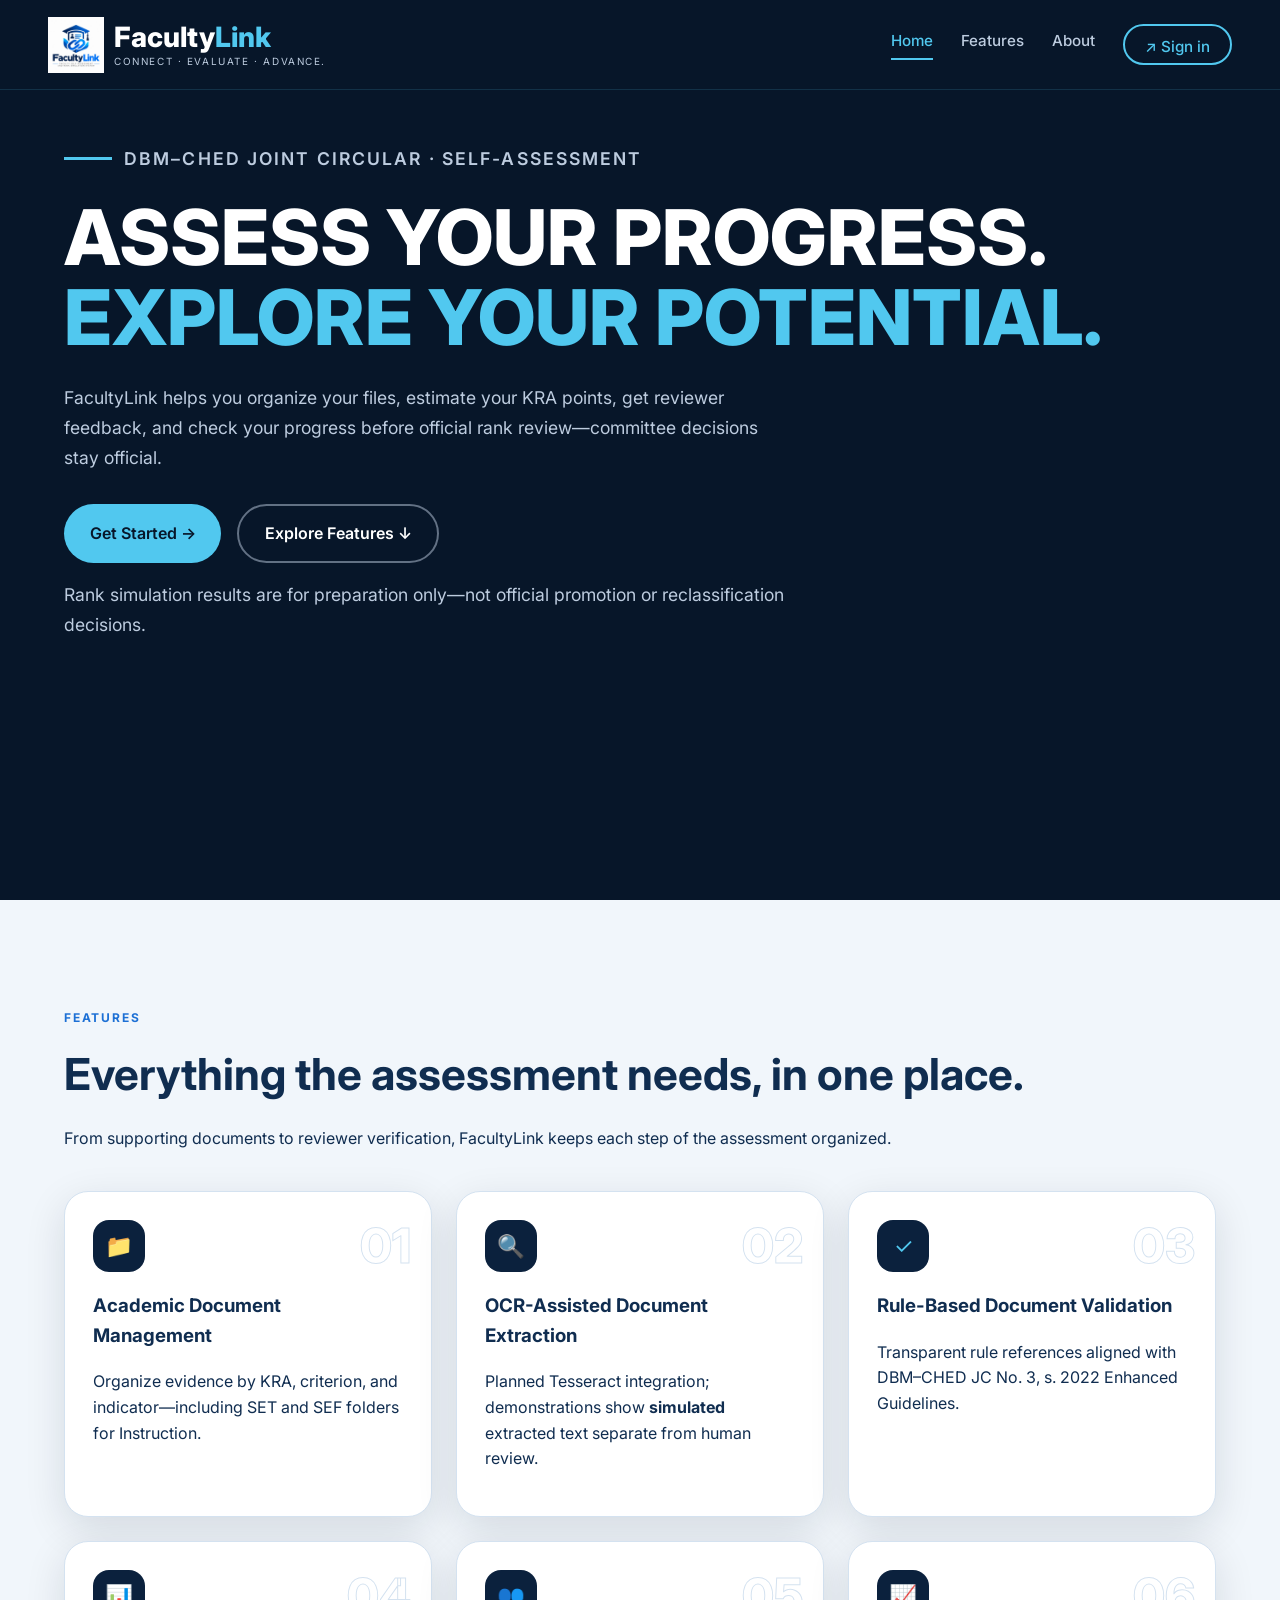
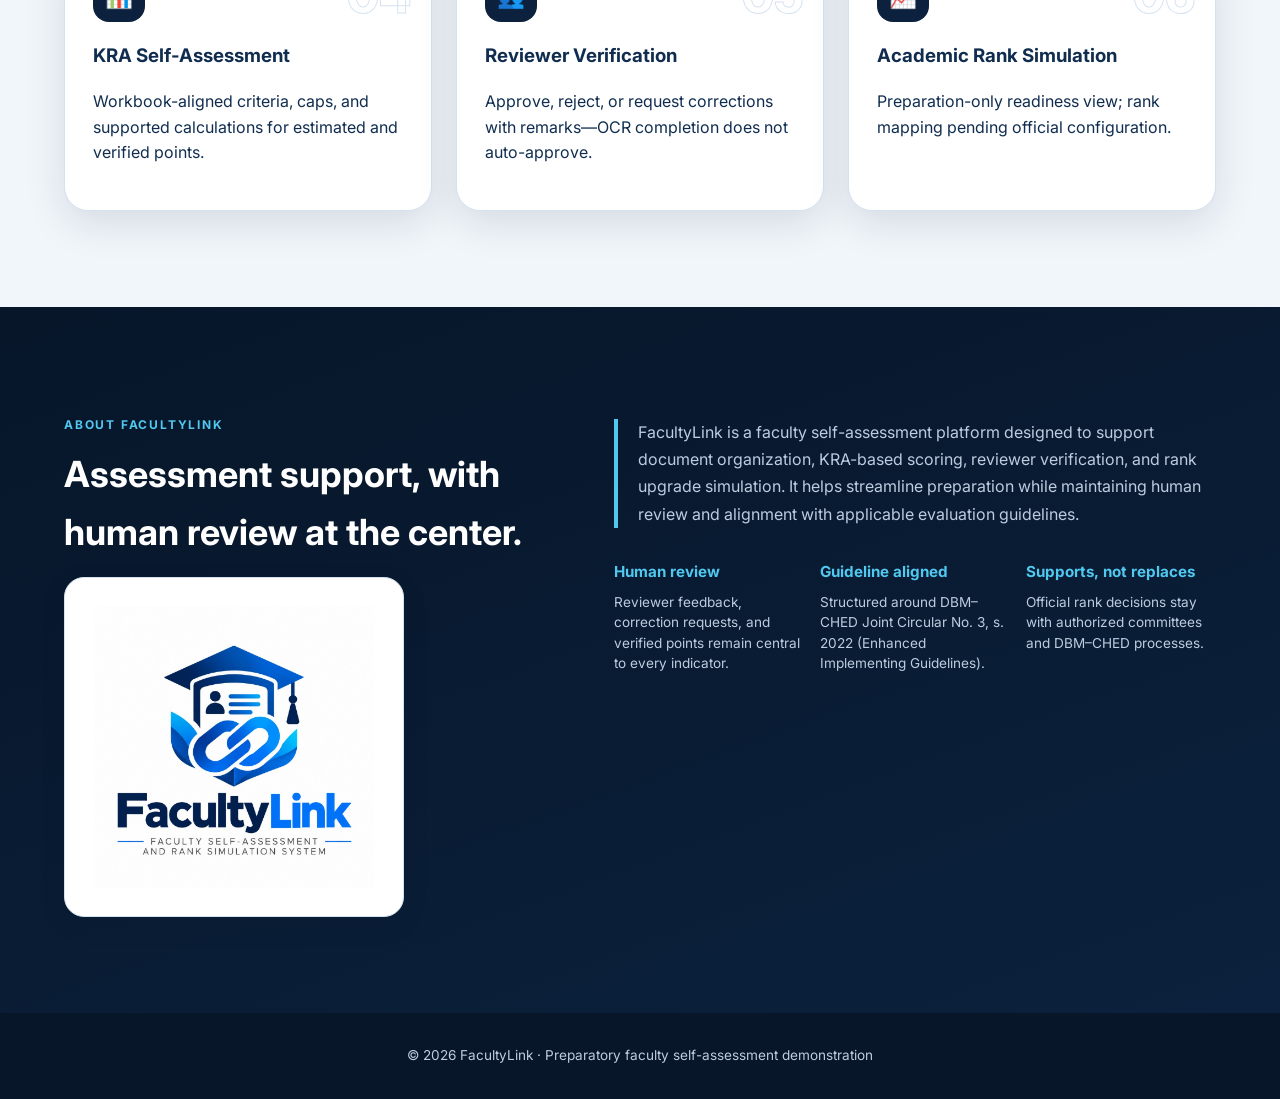
<file: admin_reviewer_web/index.html>
<!DOCTYPE html>
<html lang="en">
<head>
  <meta charset="UTF-8" />
  <meta name="viewport" content="width=device-width, initial-scale=1" />
  <title>FacultyLink — CONNECT · EVALUATE · ADVANCE.</title>
  <link rel="preconnect" href="https://fonts.googleapis.com" />
  <link rel="preconnect" href="https://fonts.gstatic.com" crossorigin />
  <link href="https://fonts.googleapis.com/css2?family=Inter:wght@400;500;600;700;800&display=swap" rel="stylesheet" />
  <link rel="stylesheet" href="css/landing.css" />
  <link rel="stylesheet" href="css/brand.css" />
  <link rel="icon" type="image/jpeg" href="assets/FacultyLink-logo.jpg" />
</head>
<body>
  <header class="fl-header" id="top">
    <div class="fl-header-inner">
      <a class="fl-brand fl-brand--header" href="#top">
        <img class="fl-brand-logo-img" src="assets/FacultyLink-logo.jpg" alt="" aria-hidden="true" />
        <span class="fl-brand-wordmark">
          <span class="wm-title"><span class="wm-faculty">Faculty</span><span class="wm-link">Link</span></span>
          <p class="fl-tagline">CONNECT · EVALUATE · ADVANCE.</p>
        </span>
      </a>
      <nav class="fl-nav" aria-label="Primary">
        <a href="#home" class="nav-link active" data-section="home">Home</a>
        <a href="#features" class="nav-link" data-section="features">Features</a>
        <a href="#about" class="nav-link" data-section="about">About</a>
        <a href="login.html" class="fl-btn-login">↗ Sign in</a>
      </nav>
    </div>
  </header>

  <section class="hero" id="home">
    <div class="hero-inner">
      <p class="hero-eyebrow">DBM–CHED JOINT CIRCULAR · SELF-ASSESSMENT</p>
      <h2>ASSESS YOUR PROGRESS.<span class="line2">EXPLORE YOUR POTENTIAL.</span></h2>
      <p>FacultyLink helps you organize your files, estimate your KRA points, get reviewer feedback, and check your progress before official rank review—committee decisions stay official.</p>
      <div class="hero-actions">
        <a class="btn btn-primary" href="login.html">Get Started →</a>
        <a class="btn btn-outline" href="#features">Explore Features ↓</a>
      </div>
      <p class="hero-note">Rank simulation results are for preparation only—not official promotion or reclassification decisions.</p>
    </div>
  </section>

  <section class="features" id="features">
    <div class="features-inner">
      <p class="section-label">FEATURES</p>
      <h2>Everything the assessment needs, in one place.</h2>
      <p>From supporting documents to reviewer verification, FacultyLink keeps each step of the assessment organized.</p>
      <div class="features-grid">
        <article class="feature-card"><span class="feature-num">01</span><div class="feature-icon">📁</div><h3>Academic Document Management</h3><p>Organize evidence by KRA, criterion, and indicator—including SET and SEF folders for Instruction.</p></article>
        <article class="feature-card"><span class="feature-num">02</span><div class="feature-icon">🔍</div><h3>OCR-Assisted Document Extraction</h3><p>Planned Tesseract integration; demonstrations show <strong>simulated</strong> extracted text separate from human review.</p></article>
        <article class="feature-card"><span class="feature-num">03</span><div class="feature-icon">✓</div><h3>Rule-Based Document Validation</h3><p>Transparent rule references aligned with DBM–CHED JC No. 3, s. 2022 Enhanced Guidelines.</p></article>
        <article class="feature-card"><span class="feature-num">04</span><div class="feature-icon">📊</div><h3>KRA Self-Assessment</h3><p>Workbook-aligned criteria, caps, and supported calculations for estimated and verified points.</p></article>
        <article class="feature-card"><span class="feature-num">05</span><div class="feature-icon">👥</div><h3>Reviewer Verification</h3><p>Approve, reject, or request corrections with remarks—OCR completion does not auto-approve.</p></article>
        <article class="feature-card"><span class="feature-num">06</span><div class="feature-icon">📈</div><h3>Academic Rank Simulation</h3><p>Preparation-only readiness view; rank mapping pending official configuration.</p></article>
      </div>
    </div>
  </section>

  <section class="about" id="about">
    <div class="about-grid">
      <div>
        <p class="section-label" style="color:#51c8ef">ABOUT FACULTYLINK</p>
        <h2 style="font-size:2.25rem;margin:0.5rem 0 1rem">Assessment support, with human review at the center.</h2>
        <div class="about-logo-panel"><img src="assets/FacultyLink-logo.jpg" alt="FacultyLink" /></div>
      </div>
      <div>
        <p class="about-quote">FacultyLink is a faculty self-assessment platform designed to support document organization, KRA-based scoring, reviewer verification, and rank upgrade simulation. It helps streamline preparation while maintaining human review and alignment with applicable evaluation guidelines.</p>
        <div class="about-cols">
          <div><h4>Human review</h4><p>Reviewer feedback, correction requests, and verified points remain central to every indicator.</p></div>
          <div><h4>Guideline aligned</h4><p>Structured around DBM–CHED Joint Circular No. 3, s. 2022 (Enhanced Implementing Guidelines).</p></div>
          <div><h4>Supports, not replaces</h4><p>Official rank decisions stay with authorized committees and DBM–CHED processes.</p></div>
        </div>
      </div>
    </div>
  </section>

  <footer>© <span id="yr"></span> FacultyLink · Preparatory faculty self-assessment demonstration</footer>
  <script type="module" src="js/landing.js"></script>
</body>
</html>
</file>
<file: admin_reviewer_web/css/landing.css>
@import url('variables.css');

* { box-sizing: border-box; }
html { scroll-behavior: smooth; }
body {
  margin: 0;
  font-family: var(--font-sans);
  font-size: 16px;
  line-height: 1.6;
  color: var(--fl-text-navy);
  background: var(--fl-bg-light);
}

.fl-header {
  position: sticky;
  top: 0;
  z-index: 100;
  height: var(--fl-header-h);
  background: var(--fl-navy-deep);
  display: flex;
  align-items: center;
  padding: 0 clamp(1rem, 4vw, 3rem);
  border-bottom: 1px solid rgba(81, 200, 239, 0.15);
}
.fl-header-inner {
  max-width: 1500px;
  margin: 0 auto;
  width: 100%;
  display: flex;
  align-items: center;
  justify-content: space-between;
  gap: 1.5rem;
}
.fl-brand--header {
  display: inline-flex;
  flex-direction: row;
  align-items: center;
  gap: 10px;
  text-decoration: none;
  color: inherit;
  min-width: 0;
  max-width: min(420px, 55vw);
}
.fl-brand--header .fl-brand-logo-img {
  flex-shrink: 0;
  height: 56px;
  width: auto;
  max-width: 72px;
  object-fit: contain;
  object-position: center;
}
.fl-brand--header .fl-brand-wordmark {
  display: flex;
  flex-direction: column;
  justify-content: center;
  min-width: 0;
  line-height: 1.15;
}
.fl-brand--header .wm-title {
  font-size: clamp(1.625rem, 2.5vw, 1.75rem);
  font-weight: 800;
  white-space: nowrap;
  overflow: hidden;
  text-overflow: ellipsis;
}
.fl-brand--header .wm-title .wm-faculty { color: var(--fl-white); }
.fl-brand--header .wm-title .wm-link { color: var(--fl-cyan); }
.fl-brand--header .fl-tagline {
  margin: 0.2rem 0 0;
  font-size: 0.62rem;
  letter-spacing: 0.16em;
  color: var(--fl-muted);
  white-space: nowrap;
  overflow: hidden;
  text-overflow: ellipsis;
  max-width: 14rem;
}
.fl-tagline { font-size: 0.65rem; letter-spacing: 0.2em; color: var(--fl-muted); margin: 0.15rem 0 0; }
.fl-nav { display: flex; align-items: center; gap: 1.75rem; }
.fl-nav a {
  color: var(--fl-muted);
  text-decoration: none;
  font-weight: 500;
  font-size: 0.95rem;
  padding-bottom: 4px;
  border-bottom: 2px solid transparent;
}
.fl-nav a:hover, .fl-nav a.active { color: var(--fl-cyan); border-bottom-color: var(--fl-cyan); }
.fl-btn-login {
  display: inline-flex;
  align-items: center;
  gap: 0.5rem;
  padding: 0.6rem 1.25rem;
  border: 2px solid var(--fl-cyan);
  border-radius: 999px;
  color: var(--fl-cyan) !important;
  border-bottom: 2px solid var(--fl-cyan) !important;
}

.hero {
  background: var(--fl-navy-deep);
  color: var(--fl-white);
  min-height: calc(100vh - var(--fl-header-h));
  /* ~52–60px less top padding than before; floor keeps clear space below sticky header */
  padding-top: clamp(1.5rem, calc(8vw - 3.25rem), calc(6rem - 3.75rem));
  padding-bottom: clamp(3rem, 8vw, 6rem);
  padding-left: clamp(1.5rem, 5vw, 4rem);
  padding-right: clamp(1.5rem, 5vw, 4rem);
}
.hero-inner { max-width: 1500px; margin: 0 auto; }
.hero-eyebrow {
  display: flex;
  align-items: center;
  gap: 0.75rem;
  color: var(--fl-cyan);
  font-size: 0.8rem;
  font-weight: 600;
  letter-spacing: 0.12em;
  margin-bottom: 1.5rem;
}
.hero-eyebrow::before { content: ''; width: 48px; height: 3px; background: var(--fl-cyan); }
.hero h2 {
  font-size: clamp(2.5rem, 6vw, 5.25rem);
  line-height: 1.05;
  margin: 0 0 1.5rem;
  font-weight: 800;
}
.hero h2 .line2 { color: var(--fl-cyan); display: block; }
.hero p { max-width: 720px; color: var(--fl-muted); font-size: 1.1rem; line-height: 1.7; }
.hero-actions { display: flex; flex-wrap: wrap; gap: 1rem; margin: 2rem 0 1rem; }
.btn {
  display: inline-flex;
  align-items: center;
  gap: 0.5rem;
  padding: 0.9rem 1.6rem;
  border-radius: 999px;
  font-weight: 600;
  border: none;
  cursor: pointer;
  font-size: 1rem;
  text-decoration: none;
  transition: transform 0.15s, box-shadow 0.15s;
}
.btn:focus-visible { outline: 3px solid var(--fl-cyan); outline-offset: 2px; }
.btn-primary { background: var(--fl-cyan); color: var(--fl-navy-deep); }
.btn-primary:hover { transform: translateY(-2px); box-shadow: 0 8px 24px rgba(81, 200, 239, 0.4); }
.btn-outline {
  background: transparent;
  color: var(--fl-white);
  border: 2px solid rgba(189, 204, 223, 0.5);
}
.hero-note { font-size: 0.85rem; color: var(--fl-muted); max-width: 640px; }

.features {
  padding: clamp(4rem, 8vw, 6rem) clamp(1.5rem, 5vw, 4rem);
  background: var(--fl-bg-light);
}
.features-inner { max-width: 1200px; margin: 0 auto; }
.section-label { color: #1d70d5; font-weight: 700; letter-spacing: 0.15em; font-size: 0.75rem; }
.features h2 { font-size: clamp(2rem, 4vw, 2.75rem); color: var(--fl-text-navy); margin: 0.5rem 0 1rem; }
.features-grid {
  display: grid;
  grid-template-columns: repeat(3, 1fr);
  gap: 1.5rem;
  margin-top: 2.5rem;
}
.feature-card {
  background: var(--fl-white);
  border: 1px solid var(--fl-border);
  border-radius: var(--fl-radius);
  padding: 1.75rem;
  box-shadow: var(--fl-shadow);
  position: relative;
  transition: border-color 0.2s, transform 0.2s;
}
.feature-card:hover { border-color: var(--fl-cyan); transform: translateY(-4px); }
.feature-num {
  position: absolute;
  top: 1rem;
  right: 1.25rem;
  font-size: 3rem;
  font-weight: 800;
  color: transparent;
  -webkit-text-stroke: 1px #d4e2f0;
}
.feature-icon {
  width: 52px;
  height: 52px;
  border-radius: 16px;
  background: var(--fl-navy-secondary);
  color: var(--fl-cyan);
  display: flex;
  align-items: center;
  justify-content: center;
  margin-bottom: 1rem;
  font-size: 1.4rem;
}

.about {
  background: linear-gradient(160deg, var(--fl-navy-deep), var(--fl-navy-secondary));
  color: var(--fl-white);
  padding: clamp(4rem, 8vw, 6rem) clamp(1.5rem, 5vw, 4rem);
}
.about-grid {
  max-width: 1200px;
  margin: 0 auto;
  display: grid;
  grid-template-columns: 1fr 1.2fr;
  gap: 3rem;
  align-items: start;
}
.about-panel {
  background: rgba(255,255,255,0.06);
  border-radius: var(--fl-radius);
  padding: 1.5rem;
  margin-top: 1.5rem;
}
.about-quote {
  border-left: 4px solid var(--fl-cyan);
  padding-left: 1.25rem;
  color: var(--fl-muted);
  line-height: 1.7;
}
.about-cols {
  display: grid;
  grid-template-columns: repeat(3, 1fr);
  gap: 1rem;
  margin-top: 2rem;
}
.about-cols h4 { color: var(--fl-cyan); margin: 0 0 0.5rem; font-size: 0.95rem; }
.about-cols p { margin: 0; font-size: 0.85rem; color: var(--fl-muted); line-height: 1.5; }

footer {
  text-align: center;
  padding: 2rem;
  background: var(--fl-navy-deep);
  color: var(--fl-muted);
  font-size: 0.85rem;
}

@media (max-width: 900px) {
  .features-grid { grid-template-columns: repeat(2, 1fr); }
  .about-grid { grid-template-columns: 1fr; }
  .about-cols { grid-template-columns: 1fr; }
  .fl-nav a:not(.fl-btn-login) { display: none; }
}
@media (max-width: 560px) {
  .features-grid { grid-template-columns: 1fr; }
}
</file>
<file: admin_reviewer_web/css/brand.css>
/** FacultyLink logo image (original artwork) — size + spacing only */

:root {
  --fl-brand-logo-height: 48px;
  --fl-brand-logo-height-auth: 72px;
  --fl-brand-gap: 10px;
}

.fl-brand-compact {
  display: inline-flex;
  align-items: center;
  gap: var(--fl-brand-gap);
  max-width: 100%;
  min-width: 0;
}

.fl-brand-wordmark {
  display: flex;
  flex-direction: column;
  justify-content: center;
  min-width: 0;
}

.fl-brand-compact--on-dark .wm-title {
  font-size: 1.5rem;
  font-weight: 800;
  line-height: 1.1;
  white-space: nowrap;
  overflow: hidden;
  text-overflow: ellipsis;
}

.fl-brand-compact--on-dark .wm-title .wm-faculty { color: #ffffff; }
.fl-brand-compact--on-dark .wm-title .wm-link { color: var(--fl-cyan, #51c8ef); }

.fl-brand-logo-img {
  display: block;
  height: var(--fl-brand-logo-height);
  width: auto;
  max-width: min(220px, 100%);
  object-fit: contain;
  object-position: left center;
}

.fl-brand-compact--auth .fl-brand-logo-img {
  height: var(--fl-brand-logo-height-auth);
  margin: 0 auto;
  object-position: center;
}

.fl-brand-compact--auth {
  justify-content: center;
  margin: 0 auto 1rem;
  width: 100%;
}

.about-logo-panel {
  background: #ffffff;
  border: 1px solid var(--fl-border, #d4e2f0);
  border-radius: 20px;
  padding: clamp(1.25rem, 3vw, 1.75rem);
  max-width: min(340px, 100%);
  box-shadow: 0 8px 28px rgba(7, 22, 41, 0.08);
}

.about-logo-panel img {
  display: block;
  width: 100%;
  height: auto;
  object-fit: contain;
}

@media (max-width: 720px) {
  .fl-brand--header .fl-tagline {
    display: none;
  }
}
</file>
